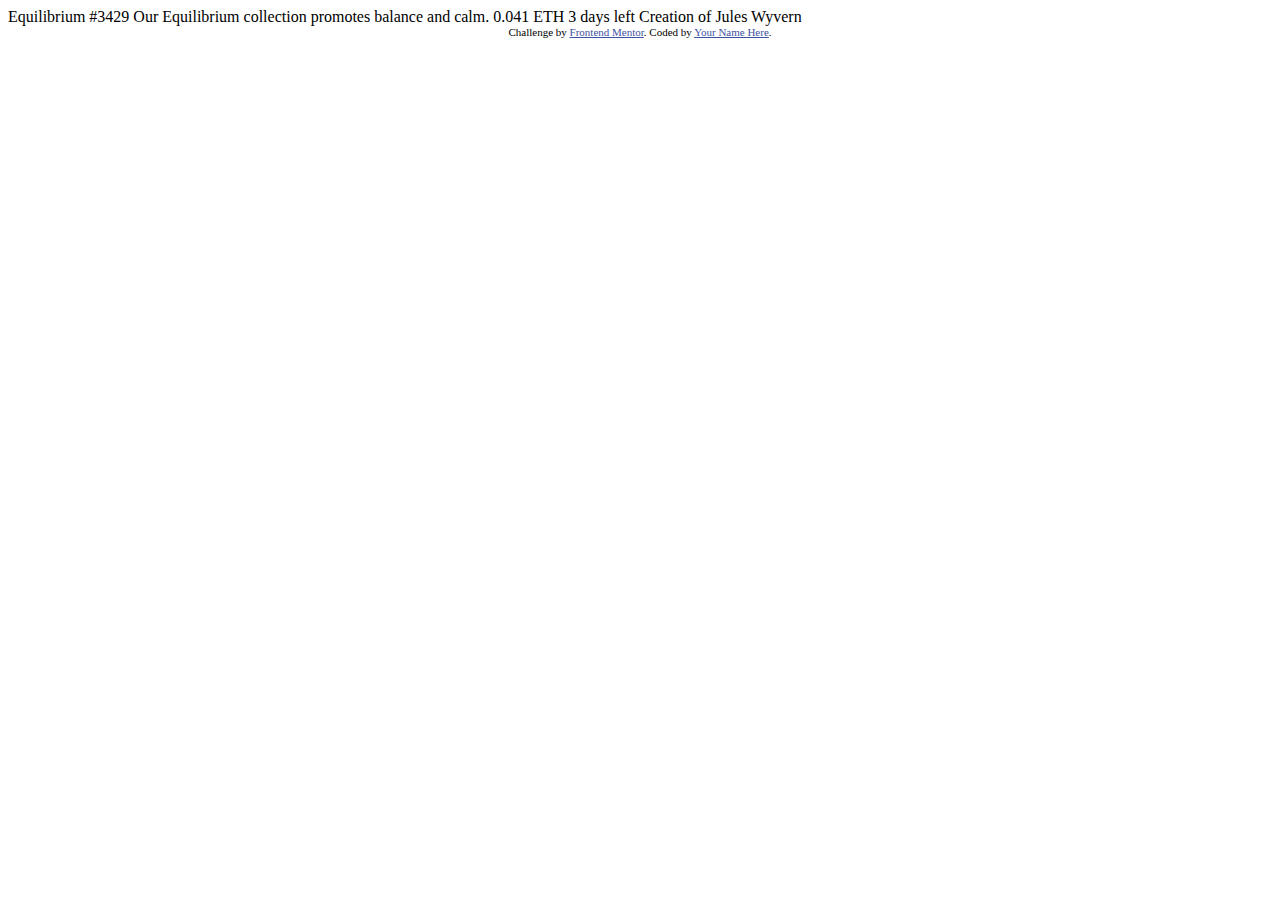
<file: nft-preview-card-ex3/index.html>
<!DOCTYPE html>
<html lang="en">
<head>
  <meta charset="UTF-8">
  <meta name="viewport" content="width=device-width, initial-scale=1.0"> <!-- displays site properly based on user's device -->

  <link rel="icon" type="image/png" sizes="32x32" href="./images/favicon-32x32.png">
  
  <title>Frontend Mentor | NFT preview card component</title>

  <!-- Feel free to remove these styles or customise in your own stylesheet 👍 -->
  <style>
    .attribution { font-size: 11px; text-align: center; }
    .attribution a { color: hsl(228, 45%, 44%); }
  </style>
</head>
<body>

  Equilibrium #3429

  Our Equilibrium collection promotes balance and calm.

  0.041 ETH
  3 days left
  
  Creation of Jules Wyvern

  <div class="attribution">
    Challenge by <a href="https://www.frontendmentor.io?ref=challenge" target="_blank">Frontend Mentor</a>. 
    Coded by <a href="#">Your Name Here</a>.
  </div>
</body>
</html>
</file>
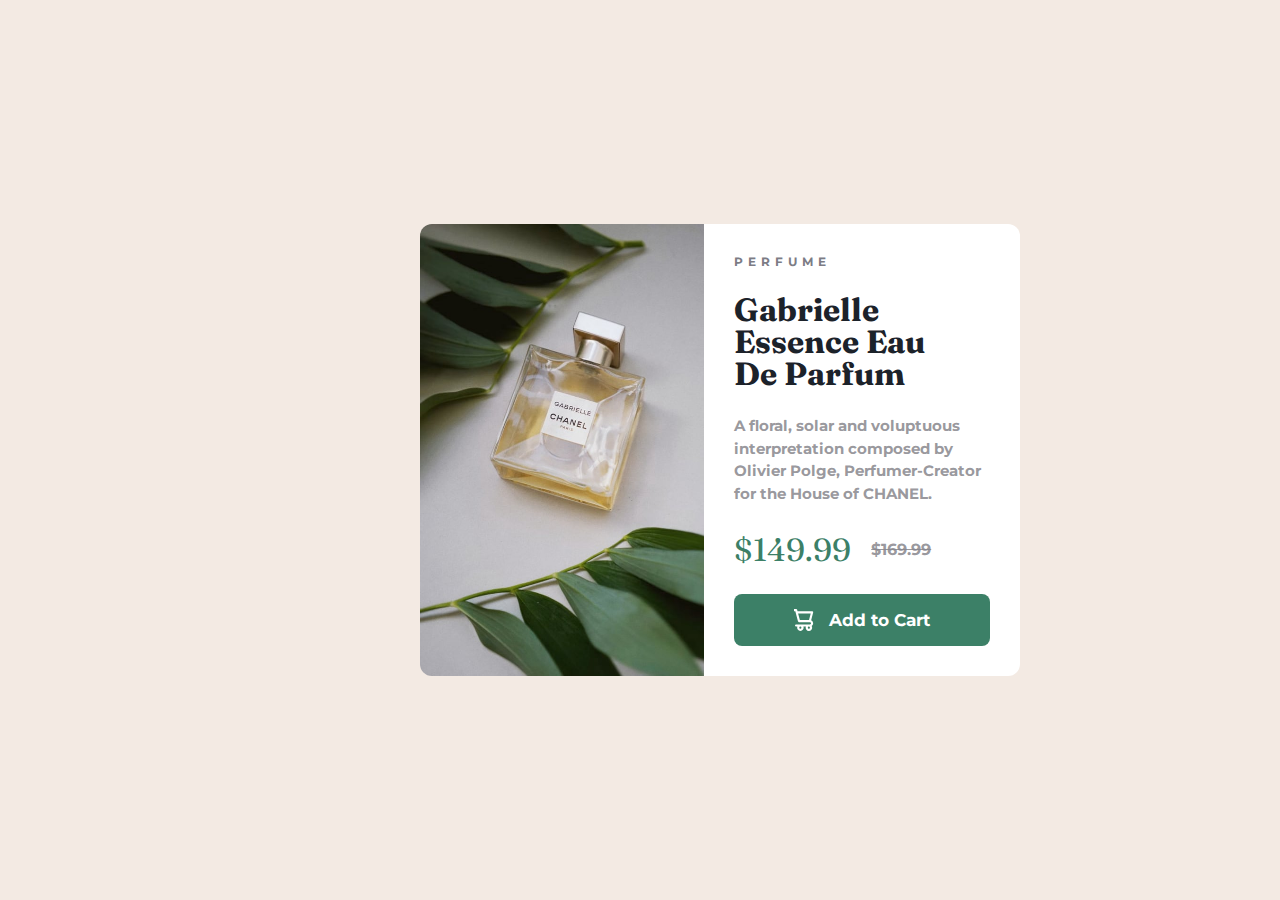
<file: product-preview-card-ex2/index.html>
<!DOCTYPE html>
<html lang="en">
<head>
  <meta charset="UTF-8">
  <meta name="viewport" content="width=device-width, initial-scale=1.0"> <!-- displays site properly based on user's device -->

  <link rel="preconnect" href="https://fonts.googleapis.com">
<link rel="preconnect" href="https://fonts.gstatic.com" crossorigin>
<link href="https://fonts.googleapis.com/css2?family=Montserrat:ital,wght@0,500;0,700;1,500;1,700&display=swap" rel="stylesheet">
<link rel="preconnect" href="https://fonts.googleapis.com">
<link rel="preconnect" href="https://fonts.gstatic.com" crossorigin>
<link href="https://fonts.googleapis.com/css2?family=Fraunces:opsz,wght@9..144,700&display=swap" rel="stylesheet">
  <link rel="icon" type="image/png" sizes="32x32" href="./images/favicon-32x32.png">
  <link rel="stylesheet" href="style.css">
  <title>Frontend Mentor | Product preview card component</title>
</head>
<body>
  <main>
  <div class="rigth">
    <img src="images/image-product-desktop.jpg" alt="">
  </div>

  <div class="left">
      <header>
      <h3>Perfume</h3>
    <h1>Gabrielle Essence Eau De Parfum</h1>
    <p> 
      A floral, solar and voluptuous interpretation composed by Olivier Polge, 
      Perfumer-Creator for the House of CHANEL.
    </p>  
      </header>
     
      <div class="precos">
        <span class="atual">$149.99</span>
        <span class="antigo">$169.99</span>
      </div>
      <button>
        <img src="images/icon-cart.svg" alt="">
        Add to Cart
      </button>
  </div>
</main>
</body>
</html>
</file>
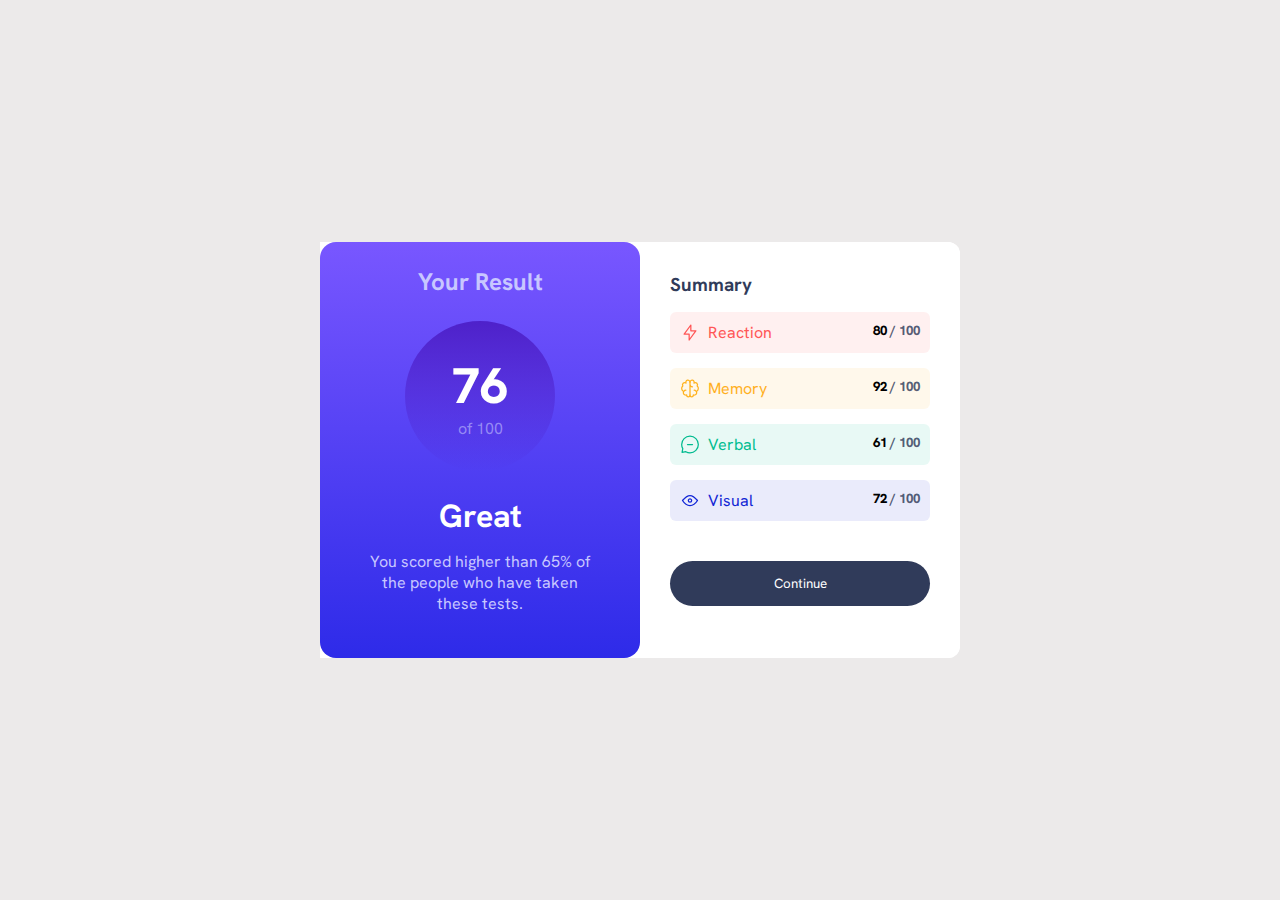
<file: results-summary-component-main/index.html>
<!DOCTYPE html>
<html lang="en">
<head>
  <meta charset="UTF-8">
  <meta name="viewport" content="width=device-width, initial-scale=1.0"> <!-- displays site properly based on user's device -->
  <link rel="stylesheet" href="style.css">
  <link rel="icon" type="image/png" sizes="32x32" href="./assets/images/favicon-32x32.png">
  
  <title>Frontend Mentor | Results summary component</title>

  <!-- Feel free to remove these styles or customise in your own stylesheet 👍 -->
</head>
<body>
  
  <main>
    <article class="rigth">
      <h3 class="h3Rigth">Your Result</h3>
      <section class="circulo">
           <p>76</p>
           <span>of 100</span>
      </section>
         <h1>Great</h1>
         <p class="text"> You scored higher than 65% of the people who have taken these tests.</p>
    </article>
    <article class="left">
      <h3 class="h3Left">Summary</h3>
      <section class="sumarios">
         <div class="demo reaction">
          <div class="sumario red">
          <img src="assets/images/icon-reaction.svg" alt="">
          <p>Reaction</p>
        </div>
          <h5><span>80</span> / 100</h5>
         </div>

         <div class="demo memory yellow">
          <div class="sumario">
          <img src="assets/images/icon-memory.svg" alt="">
          <p>Memory</p>
        </div>
          <h5><span>92</span> / 100</h5>
         </div>

         <div class="demo verbal greem">
          <div class="sumario">
          <img src="assets/images/icon-verbal.svg" alt="">
          <p>Verbal</p>
        </div>
          <h5><span>61</span> / 100</p>
         </div>

         <div class="demo visual">
          <div class="sumario blue">
          <img src="assets/images/icon-visual.svg" alt="">
          <p>Visual</p>
        </div>
          <h5><span>72</span> / 100</h5>
         </div>
      </section>
      <button>Continue</button>
    </article>
  </main>
</body>
</html>
</file>
<file: product-preview-card-ex2/style.css>
*{
  padding: 0;
  margin: 0;
  box-sizing: border-box;
}
/* font-family: 'Montserrat', sans-serif; */
/* font-family: 'Fraunces', serif; */
body{
  width: 1440px;
  height: 100vh;
  background-color: #F3EAE3;
  display: flex;
  align-items: center;
  justify-content: center;
}
.rigth img{
  display: block;
  width: 100%;
  height: 100%;
  border-top-left-radius: 12px;
  border-bottom-left-radius: 12px;
}
main{
  max-width: 600px;
  display: flex;
  border-radius: 12px;
}

.left{
  width: 100%;
  padding: 30PX;
  background-color: #fff;
  border-top-right-radius: 12px;
  border-bottom-right-radius: 12px;
}
.left H3 {
  font-family: 'Montserrat', sans-serif;
  letter-spacing: 5px;
  text-transform: uppercase;
  font-size: 12px;
  font-weight: 700;
  color: #7C7C85;
  margin-bottom: 25px;
}
.left h1{
  font-family: 'Fraunces', serif;
  color: #1C222A;
  line-height: 1;
  max-width: 200px;
  font-size: 32px;
  font-weight: 700;
  margin-bottom: 25px;
}
.left p {
  font-family: 'Montserrat', sans-serif;
  color: #88878ddc;
  line-height: 1.5;
  font-weight: 700;
  font-size: 15px;
  margin-bottom: 25px;
}
.precos {
  display: flex;
  align-items: center;
  gap: 20px;
  font-family:'Montserrat', sans-serif;
  margin-bottom: 25px;
}
.atual{
  color: hsl(158, 36%, 37%);
  font-family: 'Fraunces', serif;
  font-size: 32px;
}
.antigo{
  color:#88878ddc ;
  font-weight: 700;
  text-decoration: line-through;
}
button{
  background-color:hsl(158, 36%, 37%);
  color: white;
  width: 100%;
  display: flex;
  align-items: center;
  justify-content: center;
  font-size: 17px;
  gap: 15px;
  padding: 15px;
  font-family:'Montserrat', sans-serif;
  font-weight: 700;
  border: none;
  border-radius: 8px;
}
button img {
  width: 20px;
}
</file>
<file: results-summary-component-main/style.css>
@import url('https://fonts.googleapis.com/css2?family=Hanken+Grotesk:ital,wght@0,500;0,700;0,800;1,500;1,700;1,800&display=swap');
/* font-family: 'Hanken Grotesk', sans-serif; */

*{
  margin: 0;
  padding: 0;
  box-sizing: border-box;
  font-family: 'Hanken Grotesk', sans-serif;
}
body{
  min-width: 375px;
  max-width: 1440px;
  height: 100vh;
  background-color: #eceaea;
  display: flex;
  flex-direction: column;
  align-items: center;
  justify-content: center;
}
main {
  max-width: 640px;
  background-color: white;
  display: flex;
  border-top-right-radius: 12px;
  border-bottom-right-radius: 12px;
}
.rigth{
  width: 50%;
  background: linear-gradient(to bottom ,hsl(252, 100%, 67%),hsl(241, 81%, 54%));
  display: flex;
  flex-direction: column;
  align-items: center;
  border-radius: 16px;
}
.rigth h3 {
  font-size: 24px;
  color:  hsl(241, 100%, 89%);
  margin-top: 24px;
}
.circulo {
  background: linear-gradient(to bottom,hsla(256,72%,46%,1), hsl(241, 72%, 46%,0));
  width: 150px;
  height: 150px;
  border-radius: 50%;
  display: flex;
  flex-direction: column;
  align-items: center;
  justify-content: center;
  margin-top: 24px;
  color: hsla(241, 100%, 89%, 0.582);
}
.circulo P {
  color: white;
  font-size: 50px;
  font-weight: 800;
}
.rigth h1 {
  color:white ;
  margin-top: 24px;
}
.text{
  width: 70%;
  color: hsl(241, 100%, 89%);
  text-align: center;
  margin-top: 14px;
  margin-bottom: 44px;
}
.left{
  background-color: white;
  border-top-right-radius: 12px;
  border-bottom-right-radius: 12px;
  width: 50%;
  padding: 30px;
  
}
.h3Left{
  color: hsl(224, 30%, 27%);
  font-weight: 700;
}
.sumario{
  display: flex;
  gap: 8px;
}
.demo{
  display: flex;
  padding: 10px;
  display: flex;
  justify-content: space-between;
  border-radius: 6px;
  margin-top: 15px;
 
}
h5 {
  color: hsla(224, 30%, 27%, 0.822);
  font-weight: 800;
}
.demo span{
  color: black;
  font-weight: 800;
}
.reaction{
  background-color: hsla(0, 100%, 67%, 0.090);
  
}
.memory{
  background-color: hsla(39, 100%, 56%, 0.090);
}
.verbal {
  background-color:  hsla(166, 100%, 37%, 0.090);
}
.visual {
  background-color: hsla(234, 85%, 45%, 0.090);
}
.red p {
  color: hsl(0, 100%, 67%);
}
.yellow p {
  color: hsl(39, 100%, 56%);
}
.greem p {
  color: hsl(166, 100%, 37%);
}
.blue p {
  color:  hsl(234, 85%, 45%);
}
button{
  width: 100%;
  padding: 14px 12px;
  border-radius: 30px;
  margin-top: 40px;
  background-color: hsl(224, 30%, 27%);
  color: white;
  border: none;
}
</file>
